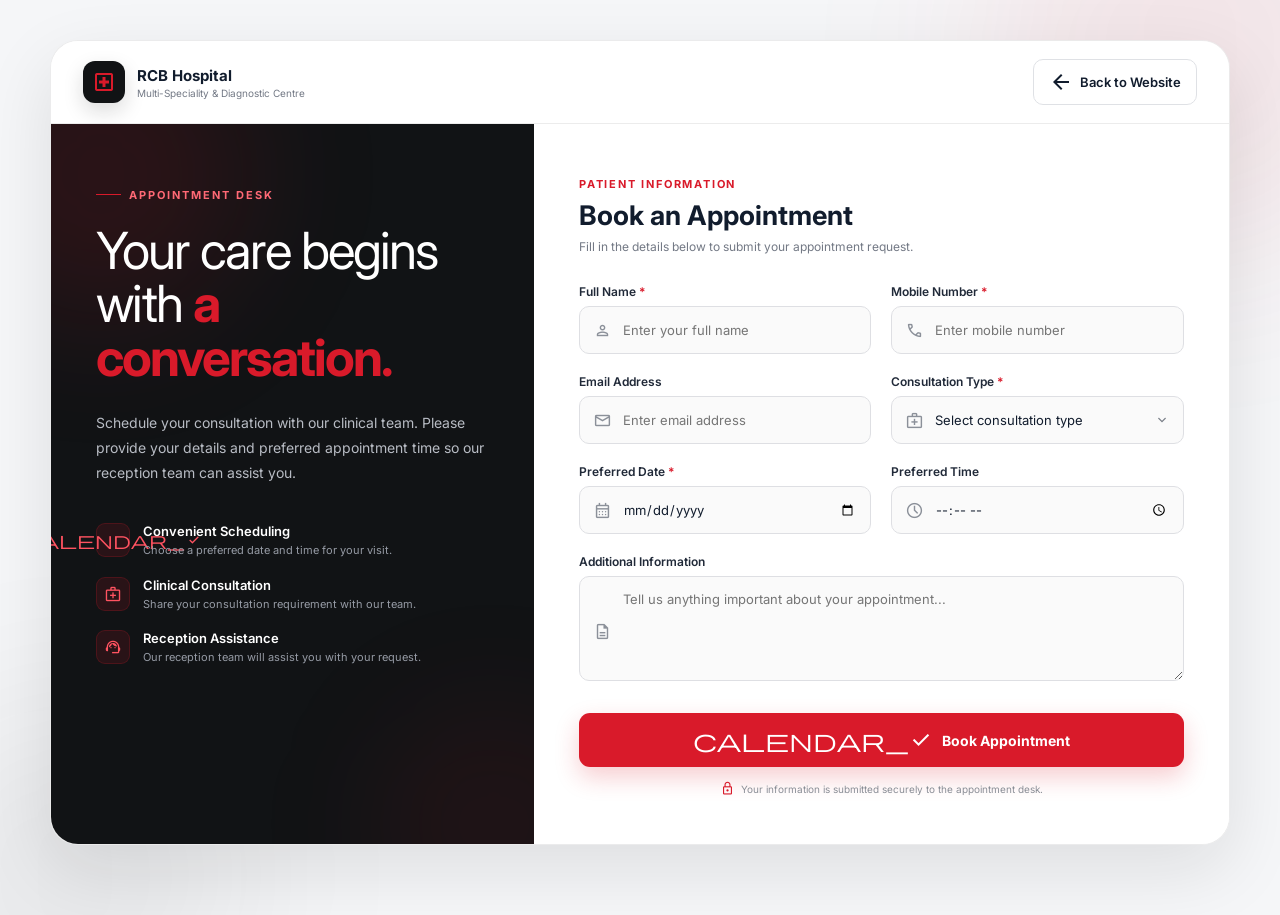
<file: appointment.html>
<!DOCTYPE html>
<html lang="en">
<head>
  <meta charset="UTF-8" />
  <meta name="viewport" content="width=device-width, initial-scale=1.0" />

  <title>Book an Appointment | RCB Hospital</title>

  <!-- Google Font -->
  <link rel="preconnect" href="https://fonts.googleapis.com">
  <link rel="preconnect" href="https://fonts.gstatic.com" crossorigin>
  <link
    href="https://fonts.googleapis.com/css2?family=Inter:wght@400;500;600;700&display=swap"
    rel="stylesheet"
  >

  <!-- Material Symbols -->
  <link
    href="https://fonts.googleapis.com/css2?family=Material+Symbols+Outlined:opsz,wght,FILL,GRAD@20..48,300..700,0..1,0"
    rel="stylesheet"
  >

  <style>
    * {
      margin: 0;
      padding: 0;
      box-sizing: border-box;
    }

    html {
      scroll-behavior: smooth;
    }

    body {
      font-family: "Inter", sans-serif;
      background: #f5f6f8;
      color: #111c2d;
      min-height: 100vh;
    }

    /* =========================
       PAGE BACKGROUND
    ========================= */

    .page {
      min-height: 100vh;
      position: relative;
      overflow: hidden;
      padding: 40px 20px 70px;
    }

    .page::before {
      content: "";
      position: fixed;
      width: 420px;
      height: 420px;
      background: rgba(217, 26, 42, 0.08);
      border-radius: 50%;
      filter: blur(90px);
      top: -160px;
      right: -120px;
      pointer-events: none;
    }

    .page::after {
      content: "";
      position: fixed;
      width: 350px;
      height: 350px;
      background: rgba(17, 19, 21, 0.06);
      border-radius: 50%;
      filter: blur(80px);
      bottom: -150px;
      left: -100px;
      pointer-events: none;
    }

    /* =========================
       MAIN CONTAINER
    ========================= */

    .appointment-container {
      width: 100%;
      max-width: 1180px;
      margin: 0 auto;
      position: relative;
      z-index: 2;

      background: rgba(255, 255, 255, 0.88);
      backdrop-filter: blur(18px);
      -webkit-backdrop-filter: blur(18px);

      border: 1px solid rgba(17, 19, 21, 0.08);
      border-radius: 28px;

      box-shadow:
        0 25px 70px rgba(17, 19, 21, 0.10);

      overflow: hidden;

      animation: pageReveal 0.9s ease both;
    }

    /* =========================
       TOP HEADER
    ========================= */

    .top-bar {
      min-height: 82px;
      padding: 18px 32px;

      display: flex;
      align-items: center;
      justify-content: space-between;

      border-bottom: 1px solid rgba(17, 19, 21, 0.08);
      background: rgba(255, 255, 255, 0.75);
    }

    .logo-area {
      display: flex;
      align-items: center;
      gap: 12px;
    }

    .logo-mark {
      width: 42px;
      height: 42px;

      display: flex;
      align-items: center;
      justify-content: center;

      background: #111315;
      color: white;

      border-radius: 12px;

      box-shadow: 0 8px 20px rgba(17, 19, 21, 0.15);
    }

    .logo-mark .material-symbols-outlined {
      color: #D91A2A;
      font-size: 24px;
    }

    .hospital-name {
      font-size: 15px;
      font-weight: 700;
      color: #111c2d;
    }

    .hospital-subtitle {
      font-size: 10px;
      color: #737985;
      margin-top: 2px;
    }

    .back-button {
      text-decoration: none;
      display: inline-flex;
      align-items: center;
      gap: 7px;

      color: #111c2d;
      font-size: 13px;
      font-weight: 600;

      padding: 10px 15px;
      border: 1px solid #dfe1e5;
      border-radius: 10px;

      transition: all 0.35s ease;
    }

    .back-button:hover {
      background: #111315;
      color: white;
      border-color: #111315;
      transform: translateX(-3px);
    }

    /* =========================
       CONTENT GRID
    ========================= */

    .content {
      display: grid;
      grid-template-columns: 0.82fr 1.18fr;
      gap: 0;
    }

    /* =========================
       LEFT PANEL
    ========================= */

    .intro-panel {
      background: #111315;
      color: white;
      padding: 55px 45px;

      position: relative;
      overflow: hidden;

      animation: slideLeft 0.9s ease both;
    }

    .intro-panel::before {
      content: "";
      position: absolute;
      width: 300px;
      height: 300px;
      border-radius: 50%;

      background: rgba(217, 26, 42, 0.13);
      filter: blur(65px);

      top: -100px;
      left: -100px;
    }

    .intro-panel::after {
      content: "";
      position: absolute;
      width: 240px;
      height: 240px;
      border-radius: 50%;

      background: rgba(217, 26, 42, 0.08);
      filter: blur(60px);

      bottom: -100px;
      right: -80px;
    }

    .intro-content {
      position: relative;
      z-index: 2;
    }

    .section-label {
      display: inline-flex;
      align-items: center;
      gap: 8px;

      font-size: 11px;
      font-weight: 700;
      text-transform: uppercase;
      letter-spacing: 2px;

      color: #ff6975;

      margin-bottom: 22px;
    }

    .section-label::before {
      content: "";
      width: 25px;
      height: 1px;
      background: #D91A2A;
    }

    .intro-panel h1 {
      font-size: clamp(38px, 4vw, 58px);
      line-height: 1.05;
      font-weight: 400;
      letter-spacing: -2px;
    }

    .intro-panel h1 strong {
      color: #D91A2A;
      font-weight: 700;
    }

    .intro-text {
      color: #b8bcc4;
      font-size: 14px;
      line-height: 1.8;
      margin-top: 25px;
      max-width: 440px;
    }

    /* =========================
       BENEFITS
    ========================= */

    .benefits {
      margin-top: 38px;
      display: flex;
      flex-direction: column;
      gap: 18px;
    }

    .benefit {
      display: flex;
      gap: 13px;
      align-items: flex-start;

      transition: transform 0.3s ease;
    }

    .benefit:hover {
      transform: translateX(6px);
    }

    .benefit-icon {
      width: 34px;
      height: 34px;
      flex-shrink: 0;

      display: flex;
      align-items: center;
      justify-content: center;

      background: rgba(217, 26, 42, 0.12);
      color: #ff5361;

      border: 1px solid rgba(217, 26, 42, 0.2);
      border-radius: 9px;
    }

    .benefit-icon .material-symbols-outlined {
      font-size: 18px;
    }

    .benefit h3 {
      font-size: 13px;
      font-weight: 600;
    }

    .benefit p {
      font-size: 11px;
      line-height: 1.5;
      color: #969ba5;
      margin-top: 3px;
    }

    /* =========================
       FORM PANEL
    ========================= */

    .form-panel {
      padding: 48px 45px;
      background: rgba(255, 255, 255, 0.94);

      animation: slideRight 0.9s ease 0.1s both;
    }

    .form-heading {
      margin-bottom: 30px;
    }

    .form-heading span {
      color: #D91A2A;
      font-size: 11px;
      font-weight: 700;
      text-transform: uppercase;
      letter-spacing: 1.8px;
    }

    .form-heading h2 {
      font-size: 27px;
      margin-top: 7px;
      color: #111c2d;
    }

    .form-heading p {
      color: #737985;
      font-size: 12px;
      margin-top: 7px;
    }

    /* =========================
       FORM
    ========================= */

    .form-grid {
      display: grid;
      grid-template-columns: 1fr 1fr;
      gap: 20px;
    }

    .form-group {
      display: flex;
      flex-direction: column;
      gap: 7px;
    }

    .form-group.full {
      grid-column: 1 / -1;
    }

    .form-group label {
      font-size: 12px;
      font-weight: 600;
      color: #202938;
    }

    .required {
      color: #D91A2A;
    }

    .input-wrapper {
      position: relative;
    }

    .input-wrapper .material-symbols-outlined {
      position: absolute;
      left: 14px;
      top: 50%;
      transform: translateY(-50%);

      font-size: 19px;
      color: #8b9099;

      pointer-events: none;

      transition: color 0.3s ease;
    }

    .form-control {
      width: 100%;
      height: 48px;

      padding: 0 14px 0 43px;

      border: 1px solid #dedfe3;
      border-radius: 10px;

      background: #fafafa;

      outline: none;

      color: #111c2d;
      font-family: inherit;
      font-size: 13px;

      transition:
        border-color 0.3s ease,
        box-shadow 0.3s ease,
        background 0.3s ease,
        transform 0.3s ease;
    }

    .form-control:hover {
      background: white;
      border-color: #c7c9ce;
    }

    .form-control:focus {
      background: white;
      border-color: #D91A2A;

      box-shadow:
        0 0 0 3px rgba(217, 26, 42, 0.08);

      transform: translateY(-1px);
    }

    .input-wrapper:focus-within .material-symbols-outlined {
      color: #D91A2A;
    }

    textarea.form-control {
      height: 105px;
      padding-top: 14px;
      resize: vertical;
    }

    /* =========================
       SELECT
    ========================= */

    select.form-control {
      appearance: none;
      cursor: pointer;
    }

    .select-wrapper::after {
      content: "expand_more";

      font-family: "Material Symbols Outlined";
      position: absolute;

      right: 14px;
      top: 50%;

      transform: translateY(-50%);
      color: #777c85;

      pointer-events: none;
    }

    /* =========================
       SUBMIT BUTTON
    ========================= */

    .submit-button {
      width: 100%;
      height: 54px;

      margin-top: 28px;

      border: none;
      border-radius: 11px;

      background: #D91A2A;
      color: white;

      display: flex;
      align-items: center;
      justify-content: center;
      gap: 9px;

      font-family: inherit;
      font-size: 14px;
      font-weight: 700;

      cursor: pointer;

      box-shadow:
        0 10px 25px rgba(217, 26, 42, 0.22);

      transition:
        transform 0.35s ease,
        background 0.35s ease,
        box-shadow 0.35s ease;
    }

    .submit-button:hover {
      background: #b91525;
      transform: translateY(-3px);

      box-shadow:
        0 15px 30px rgba(217, 26, 42, 0.30);
    }

    .submit-button:active {
      transform: translateY(0) scale(0.98);
    }

    /* =========================
       PRIVACY NOTE
    ========================= */

    .privacy-note {
      display: flex;
      align-items: center;
      justify-content: center;
      gap: 6px;

      margin-top: 14px;

      color: #8a8e96;
      font-size: 10px;
      text-align: center;
    }

    .privacy-note .material-symbols-outlined {
      font-size: 15px;
      color: #D91A2A;
    }

    /* =========================
       ANIMATIONS
    ========================= */

    @keyframes pageReveal {
      from {
        opacity: 0;
        transform: translateY(25px);
      }

      to {
        opacity: 1;
        transform: translateY(0);
      }
    }

    @keyframes slideLeft {
      from {
        opacity: 0;
        transform: translateX(-35px);
      }

      to {
        opacity: 1;
        transform: translateX(0);
      }
    }

    @keyframes slideRight {
      from {
        opacity: 0;
        transform: translateX(35px);
      }

      to {
        opacity: 1;
        transform: translateX(0);
      }
    }

    /* =========================
       RESPONSIVE
    ========================= */

    @media (max-width: 850px) {

      .content {
        grid-template-columns: 1fr;
      }

      .intro-panel {
        padding: 45px 30px;
      }

      .form-panel {
        padding: 40px 30px;
      }
    }

    @media (max-width: 600px) {

      .page {
        padding: 15px;
      }

      .top-bar {
        padding: 15px 18px;
      }

      .hospital-subtitle {
        display: none;
      }

      .back-button {
        padding: 8px 10px;
      }

      .back-button span:last-child {
        display: none;
      }

      .intro-panel {
        padding: 38px 24px;
      }

      .intro-panel h1 {
        font-size: 40px;
      }

      .form-panel {
        padding: 32px 20px;
      }

      .form-grid {
        grid-template-columns: 1fr;
        gap: 16px;
      }

      .form-group.full {
        grid-column: auto;
      }
    }
  </style>
</head>

<body>

  <div class="page">

    <main class="appointment-container">

      <!-- =========================
           HEADER
      ========================= -->

      <header class="top-bar">

        <div class="logo-area">

          <div class="logo-mark">
            <span class="material-symbols-outlined">
              local_hospital
            </span>
          </div>

          <div>
            <div class="hospital-name">
              RCB Hospital
            </div>

            <div class="hospital-subtitle">
              Multi-Speciality & Diagnostic Centre
            </div>
          </div>

        </div>

        <a href="index.html?top=1" class="back-button">

          <span class="material-symbols-outlined">
            arrow_back
          </span>

          <span>Back to Website</span>

        </a>

      </header>


      <!-- =========================
           MAIN CONTENT
      ========================= -->

      <div class="content">

        <!-- =========================
             LEFT INTRO
        ========================= -->

        <section class="intro-panel">

          <div class="intro-content">

            <div class="section-label">
              Appointment Desk
            </div>

            <h1>
              Your care begins with
              <strong>a conversation.</strong>
            </h1>

            <p class="intro-text">
              Schedule your consultation with our clinical team.
              Please provide your details and preferred appointment
              time so our reception team can assist you.
            </p>


            <!-- BENEFITS -->

            <div class="benefits">

              <div class="benefit">

                <div class="benefit-icon">
                  <span class="material-symbols-outlined">
                    calendar_check
                  </span>
                </div>

                <div>
                  <h3>
                    Convenient Scheduling
                  </h3>

                  <p>
                    Choose a preferred date and time for your visit.
                  </p>
                </div>

              </div>


              <div class="benefit">

                <div class="benefit-icon">
                  <span class="material-symbols-outlined">
                    medical_services
                  </span>
                </div>

                <div>
                  <h3>
                    Clinical Consultation
                  </h3>

                  <p>
                    Share your consultation requirement with our team.
                  </p>
                </div>

              </div>


              <div class="benefit">

                <div class="benefit-icon">
                  <span class="material-symbols-outlined">
                    support_agent
                  </span>
                </div>

                <div>
                  <h3>
                    Reception Assistance
                  </h3>

                  <p>
                    Our reception team will assist you with your request.
                  </p>
                </div>

              </div>

            </div>

          </div>

        </section>


        <!-- =========================
             RIGHT FORM
        ========================= -->

        <section class="form-panel">

          <div class="form-heading">

            <span>
              Patient Information
            </span>

            <h2>
              Book an Appointment
            </h2>

            <p>
              Fill in the details below to submit your appointment request.
            </p>

          </div>


          <!-- FORM -->

          <form id="appointmentForm">

            <div class="form-grid">


              <!-- NAME -->

              <div class="form-group">

                <label for="name">
                  Full Name <span class="required">*</span>
                </label>

                <div class="input-wrapper">

                  <span class="material-symbols-outlined">
                    person
                  </span>

                  <input
                    type="text"
                    id="name"
                    name="name"
                    class="form-control"
                    placeholder="Enter your full name"
                    required
                  >

                </div>

              </div>


              <!-- PHONE -->

              <div class="form-group">

                <label for="phone">
                  Mobile Number <span class="required">*</span>
                </label>

                <div class="input-wrapper">

                  <span class="material-symbols-outlined">
                    phone
                  </span>

                  <input
                    type="tel"
                    id="phone"
                    name="phone"
                    class="form-control"
                    placeholder="Enter mobile number"
                    required
                  >

                </div>

              </div>


              <!-- EMAIL -->

              <div class="form-group">

                <label for="email">
                  Email Address
                </label>

                <div class="input-wrapper">

                  <span class="material-symbols-outlined">
                    mail
                  </span>

                  <input
                    type="email"
                    id="email"
                    name="email"
                    class="form-control"
                    placeholder="Enter email address"
                  >

                </div>

              </div>


              <!-- DEPARTMENT -->

              <div class="form-group">

                <label for="department">
                  Consultation Type <span class="required">*</span>
                </label>

                <div class="input-wrapper select-wrapper">

                  <span class="material-symbols-outlined">
                    medical_services
                  </span>

                  <select
                    id="department"
                    name="department"
                    class="form-control"
                    required
                  >

                    <option value="" disabled selected>
                      Select consultation type
                    </option>

                    <option>
                      General Physician
                    </option>

                    <option>
                      Specialist Consultation
                    </option>

                    <option>
                      Diagnostic Testing
                    </option>

                    <option>
                      Follow-up Consultation
                    </option>

                    <option>
                      Other
                    </option>

                  </select>

                </div>

              </div>


              <!-- DATE -->

              <div class="form-group">

                <label for="date">
                  Preferred Date <span class="required">*</span>
                </label>

                <div class="input-wrapper">

                  <span class="material-symbols-outlined">
                    calendar_month
                  </span>

                  <input
                    type="date"
                    id="date"
                    name="date"
                    class="form-control"
                    required
                  >

                </div>

              </div>


              <!-- TIME -->

              <div class="form-group">

                <label for="time">
                  Preferred Time
                </label>

                <div class="input-wrapper">

                  <span class="material-symbols-outlined">
                    schedule
                  </span>

                  <input
                    type="time"
                    id="time"
                    name="time"
                    class="form-control"
                  >

                </div>

              </div>


              <!-- MESSAGE -->

              <div class="form-group full">

                <label for="message">
                  Additional Information
                </label>

                <div class="input-wrapper">

                  <span class="material-symbols-outlined">
                    description
                  </span>

                  <textarea
                    id="message"
                    name="message"
                    class="form-control"
                    placeholder="Tell us anything important about your appointment..."
                  ></textarea>

                </div>

              </div>

            </div>


            <!-- SUBMIT -->

            <button
              type="submit"
              class="submit-button"
            >

              <span class="material-symbols-outlined">
                calendar_check
              </span>

              Book Appointment

            </button>


            <div class="privacy-note">

              <span class="material-symbols-outlined">
                lock
              </span>

              <span>
                Your information is submitted securely to the appointment desk.
              </span>

            </div>

          </form>

        </section>

      </div>

    </main>

  </div>


  <!-- =========================
       JAVASCRIPT
  ========================= -->

  <script>

    const appointmentForm =
      document.getElementById("appointmentForm");

    appointmentForm.addEventListener("submit", function(event) {

      event.preventDefault();

      const name =
        document.getElementById("name").value.trim();

      if (!name) {
        return;
      }

      alert(
        "Thank you, " +
        name +
        ". Your appointment request has been submitted."
      );

      appointmentForm.reset();

    });

  </script>

</body>
</html>
</file>
